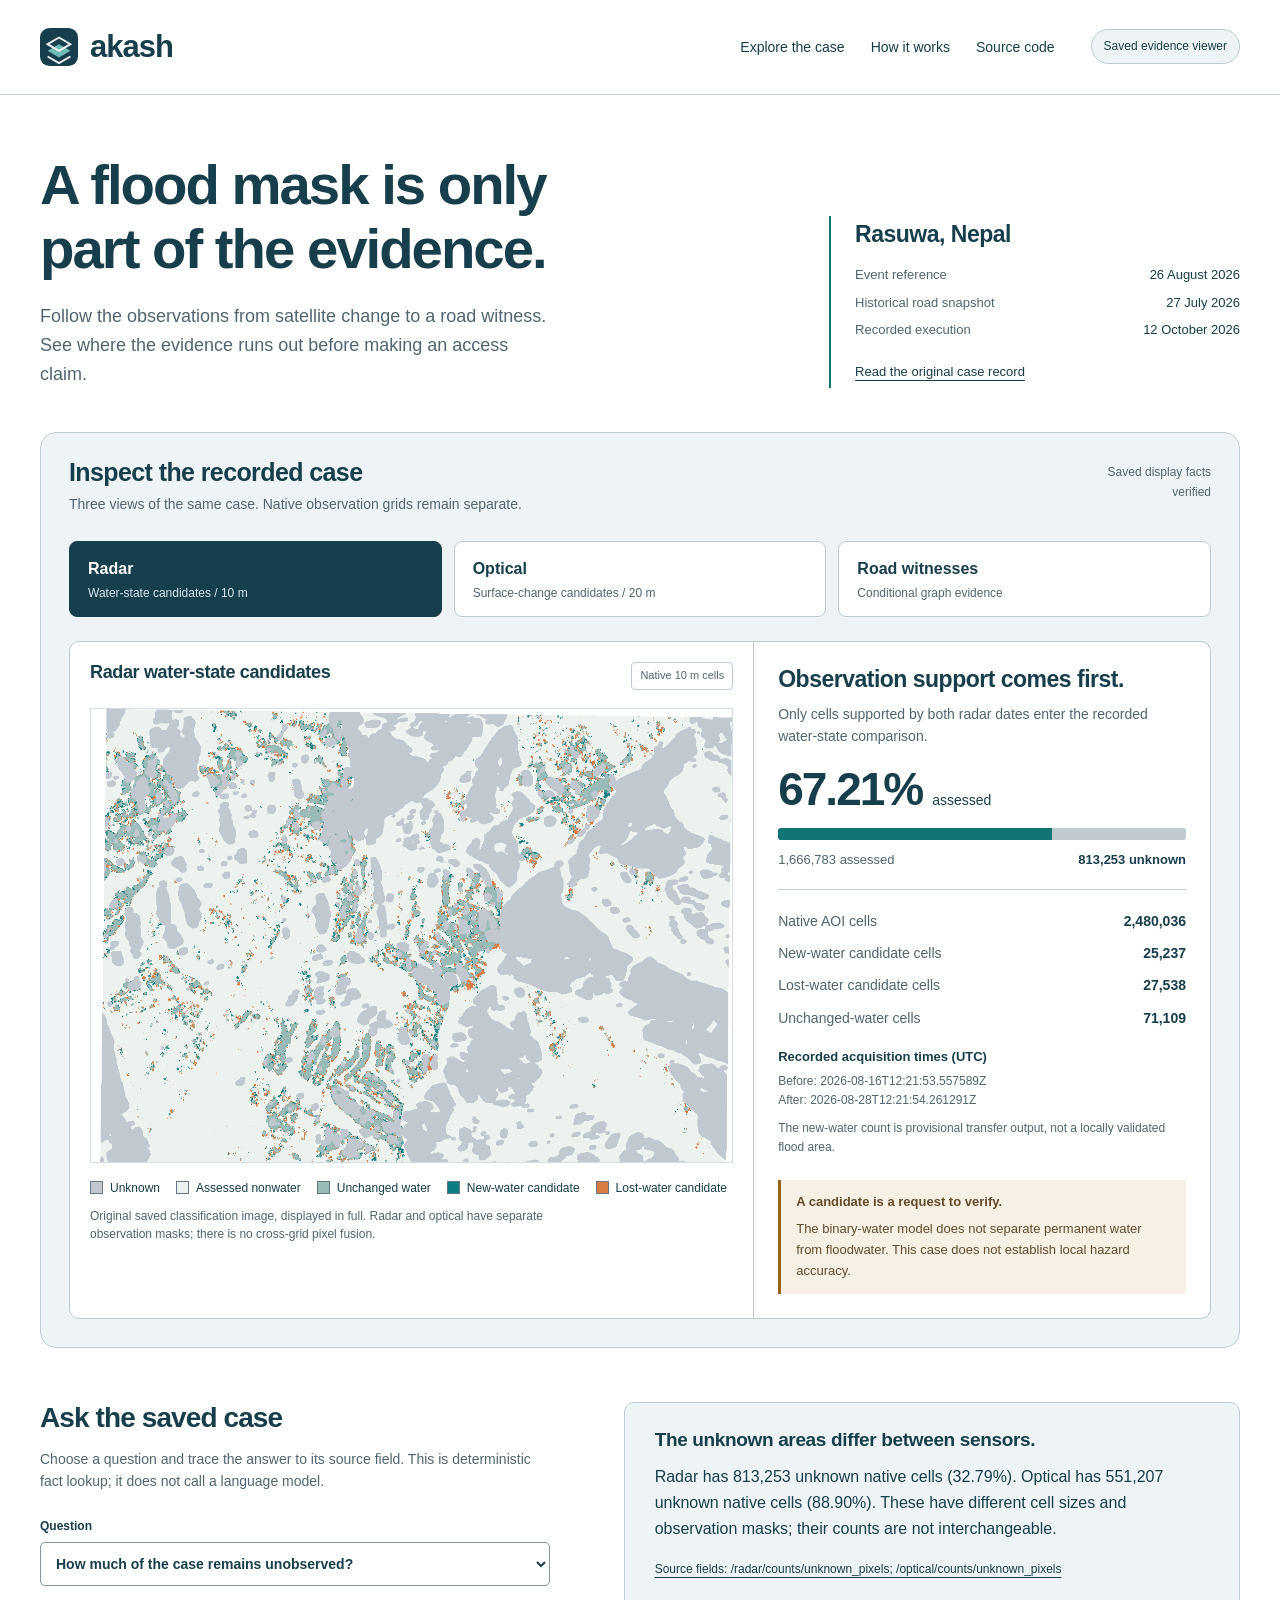
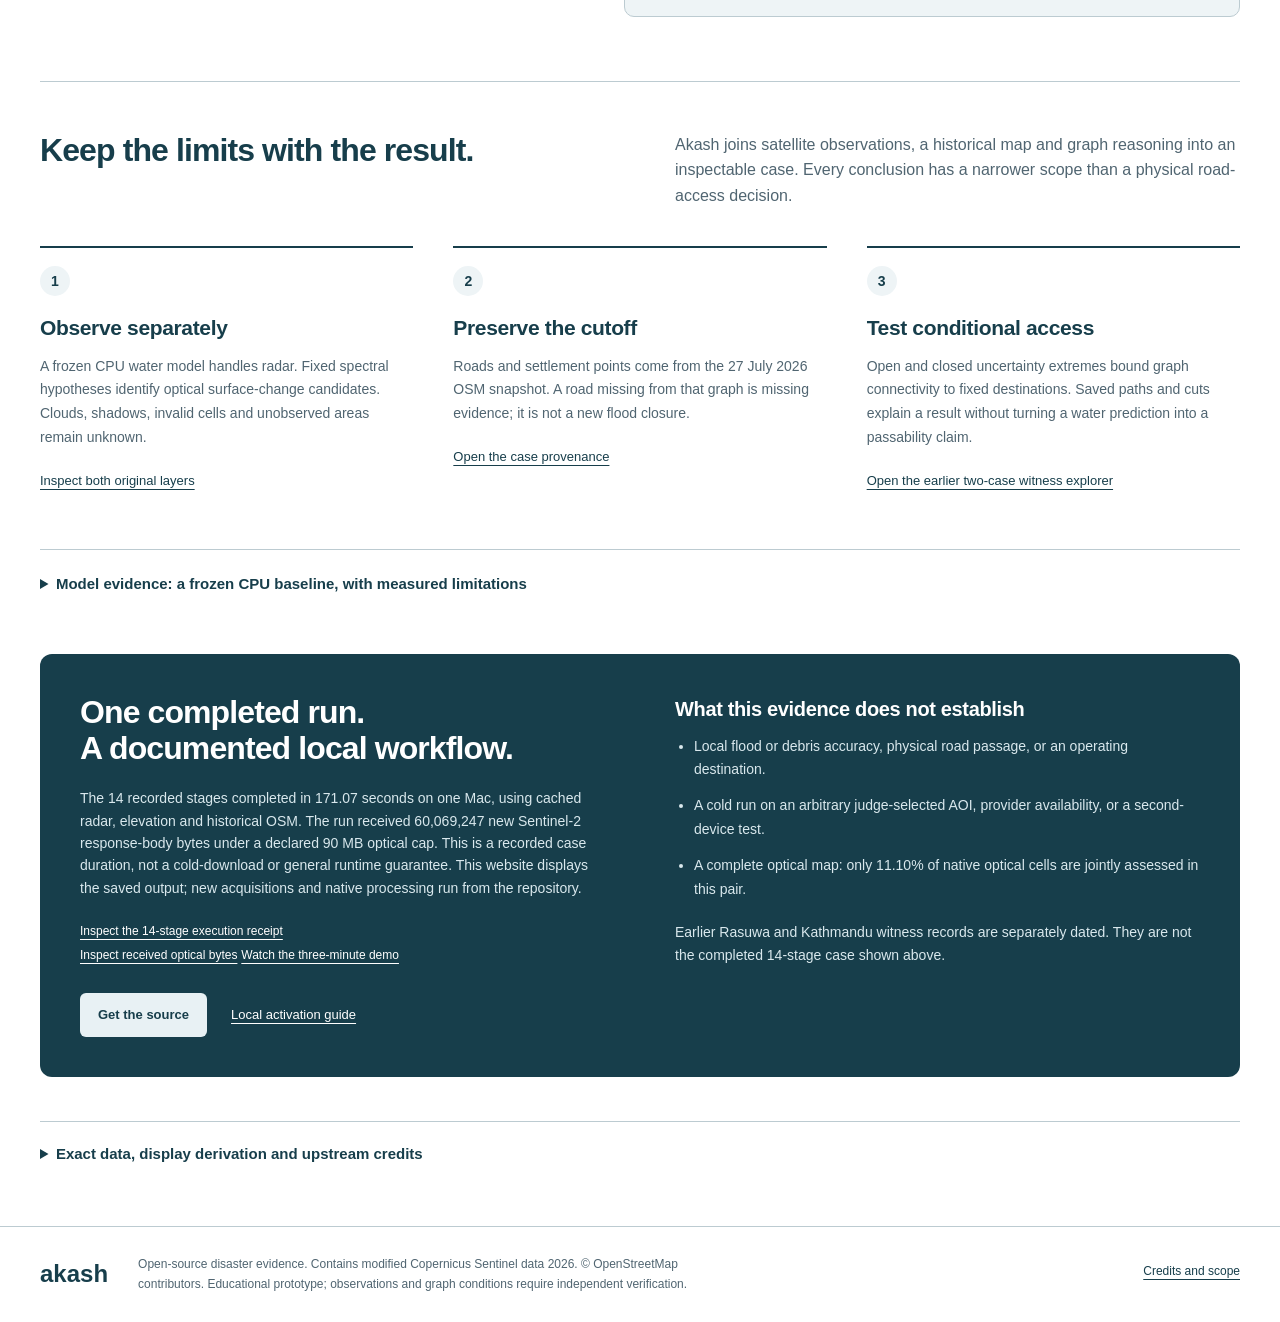
<file: docs/site/index.html>
<!doctype html>
<html lang="en">
<head>
<meta charset="utf-8"><meta name="viewport" content="width=device-width,initial-scale=1">
<meta name="description" content="Inspect one recorded Rasuwa case: separate satellite observation layers, explicit unknowns and conditional road witnesses. Open-source evidence, without a paid API.">
<meta http-equiv="Content-Security-Policy" content="default-src 'self'; img-src 'self' data:; style-src 'self' 'unsafe-inline'; script-src 'self'; connect-src 'self'; base-uri 'self'; object-src 'none'">
<title>Akash | Satellite evidence, with its limits intact</title>
<link rel="stylesheet" href="styles.css"><link rel="icon" href="mark.svg" type="image/svg+xml">
</head>
<body>
<a class="skip" href="#workspace">Skip to evidence</a>
<header class="site-header">
<a class="brand" href="./" aria-label="Akash home"><img src="mark.svg" alt="" width="38" height="38"><span>akash</span></a>
<nav aria-label="Main navigation"><a href="#workspace">Explore the case</a><a href="#method">How it works</a><a href="https://github.com/Eartherai/akash-flood-evidence">Source code</a></nav>
<span class="mode-badge">Saved evidence viewer</span>
</header>
<main>
<section class="intro" aria-labelledby="page-title">
<div><h1 id="page-title">A flood mask is only<br>part of the evidence.</h1><p class="lede">Follow the observations from satellite change to a road witness. See where the evidence runs out before making an access claim.</p></div>
<aside class="case-sheet" aria-label="Recorded case"><h2>Rasuwa, Nepal</h2><dl><div><dt>Event reference</dt><dd>26 August 2026</dd></div><div><dt>Historical road snapshot</dt><dd>27 July 2026</dd></div><div><dt>Recorded execution</dt><dd>12 October 2026</dd></div></dl><a href="case/">Read the original case record</a></aside>
</section>
<section id="workspace" class="workspace" aria-labelledby="workspace-title">
<div class="workspace-heading"><div><h2 id="workspace-title">Inspect the recorded case</h2><p>Three views of the same case. Native observation grids remain separate.</p></div><span class="receipt-status" id="receipt-status" role="status">Loading source bindings</span></div>
<fieldset class="view-controls"><legend class="sr-only">Evidence view</legend><button type="button" data-view="radar" aria-pressed="true"><span>Radar</span><small>Water-state candidates / 10 m</small></button><button type="button" data-view="optical" aria-pressed="false"><span>Optical</span><small>Surface-change candidates / 20 m</small></button><button type="button" data-view="roads" aria-pressed="false"><span>Road witnesses</span><small>Conditional graph evidence</small></button></fieldset>
<div class="evidence-grid">
<section class="map-panel" aria-labelledby="map-title"><div class="panel-heading"><h3 id="map-title">Radar water-state candidates</h3><span id="map-tag" class="tag">Separate native grid</span></div>
<div id="raster-view"><div class="raster-canvas"><img id="raster" src="case/map.png" width="1206" height="2121" alt="Recorded native radar map showing provisional water-state changes and unknown observations"></div><div id="raster-legend" class="legend"></div><p id="map-scope" class="caption">The recorded classification layer, without road overlays or a decorative basemap.</p></div>
<div id="road-view" hidden><div class="road-controls"><label>Point scope<select id="scope"><option value="aoi">Inside water AOI</option><option value="context">Inside extraction context</option><option value="all">All source points</option></select></label><label>Find a recorded point<input id="point-search" type="search" placeholder="Name or source ID" autocomplete="off"></label><label>Historical settlement<select id="settlement"></select></label></div><div class="map-buttons"><button id="fit-scope" type="button">Fit points</button><button id="fit-route" type="button">Fit selected witness</button><button id="zoom-in" type="button" aria-label="Zoom coordinate map in">Zoom in</button><button id="zoom-out" type="button" aria-label="Zoom coordinate map out">Zoom out</button></div><svg id="road-map" viewBox="0 0 800 540" role="group" aria-label="Coordinate map of historical settlement points and selected saved road witness"><title>Recorded road witness</title></svg><div class="legend"><span><i class="key route assessed"></i>Assessed segment</span><span><i class="key route unknown"></i>Unknown inside AOI</span><span><i class="key route outside"></i>Outside AOI</span><span><i class="key route mixed"></i>Mixed support</span></div><p class="caption">Recorded coordinates and centerlines. Solid boundary: water AOI. Dashed boundary: extraction context. No terrain basemap or invented point-to-road connectors.</p><p id="point-count" class="caption" role="status"></p></div>
</section>
<aside class="evidence-panel" aria-label="Selected evidence"><div id="evidence-content" aria-live="polite"><h3>Loading recorded observations</h3><p>The original case record remains available below if this display cannot load.</p></div><div class="evidence-warning"><strong>A candidate is a request to verify.</strong><p id="warning-text">The binary-water model does not separate permanent water from floodwater. This case does not establish local hazard accuracy.</p></div></aside>
</div>
<p id="error" class="error" role="alert" hidden></p>
</section>
<section class="question-section" aria-labelledby="question-title"><div><h2 id="question-title">Ask the saved case</h2><p>Choose a question and trace the answer to its source field. This is deterministic fact lookup; it does not call a language model.</p><label class="question-label">Question<select id="question"><option value="unknown">How much of the case remains unobserved?</option><option value="closure">Are any road closures confirmed?</option><option value="dates">Were the road data recorded before the event?</option><option value="settlements">What can we conclude about settlements inside the AOI?</option><option value="fusion">Were the radar and optical pixels fused?</option><option value="candidate">How many change candidates were recorded?</option></select></label></div><div class="answer-panel" id="answer" role="status"><p>Loading the source record.</p></div></section>
<section id="method" class="method" aria-labelledby="method-title"><div class="method-heading"><h2 id="method-title">Keep the limits with the result.</h2><p>Akash joins satellite observations, a historical map and graph reasoning into an inspectable case. Every conclusion has a narrower scope than a physical road-access decision.</p></div><div class="method-grid"><article><span class="method-marker" aria-hidden="true">1</span><h3>Observe separately</h3><p>A frozen CPU water model handles radar. Fixed spectral hypotheses identify optical surface-change candidates. Clouds, shadows, invalid cells and unobserved areas remain unknown.</p><a href="case/">Inspect both original layers</a></article><article><span class="method-marker" aria-hidden="true">2</span><h3>Preserve the cutoff</h3><p>Roads and settlement points come from the 27 July 2026 OSM snapshot. A road missing from that graph is missing evidence; it is not a new flood closure.</p><a href="case/manifest.json">Open the case provenance</a></article><article><span class="method-marker" aria-hidden="true">3</span><h3>Test conditional access</h3><p>Open and closed uncertainty extremes bound graph connectivity to fixed destinations. Saved paths and cuts explain a result without turning a water prediction into a passability claim.</p><a href="geography/">Open the earlier two-case witness explorer</a></article></div></section>
<details class="model-evidence source-details"><summary>Model evidence: a frozen CPU baseline, with measured limitations</summary><p>Trained on 263 Sen1Floods11 chips from six geographic collections. Evaluated once on 111 chips from the held-out Bolivia, India and Pakistan collections, after freezing the model and 0.5 threshold. Training and evaluation used no GPU.</p><dl class="benchmark-metrics"><div><dt>Water IoU</dt><dd>43.89%</dd></div><div><dt>Water precision</dt><dd>79.99%</dd></div><div><dt>Water recall</dt><dd>49.30%</dd></div></dl><p>These are separate benchmark results, not Rasuwa hazard accuracy. Permanent water and flooding share the binary-water label. Terrain and preprocessing differences limit transfer, and the modest recall matters when interpreting missed water.</p><div class="source-links"><a href="https://github.com/Eartherai/akash-flood-evidence/blob/main/docs/evidence/final_test-evaluation.json">Frozen test results</a><a href="https://github.com/Eartherai/akash-flood-evidence/blob/main/docs/evidence/model-evaluation-freeze.json">Pre-evaluation freeze</a><a href="https://github.com/Eartherai/akash-flood-evidence/blob/main/docs/evidence/training-report.json">Training record</a><a href="https://github.com/Eartherai/akash-flood-evidence/blob/main/docs/evidence/sen1-cpu-training-protocol.json">Collection split and protocol</a></div></details>
<section id="execution" class="boundary-section" aria-labelledby="boundary-title"><div><h2 id="boundary-title">One completed run.<br>A documented local workflow.</h2><p>The 14 recorded stages completed in 171.07 seconds on one Mac, using cached radar, elevation and historical OSM. The run received 60,069,247 new Sentinel-2 response-body bytes under a declared 90 MB optical cap. This is a recorded case duration, not a cold-download or general runtime guarantee. This website displays the saved output; new acquisitions and native processing run from the repository.</p><p class="execution-links"><a href="proofs/execution-receipt.json">Inspect the 14-stage execution receipt</a><br><a href="proofs/optical-transport.json">Inspect received optical bytes</a> <a href="demo.html">Watch the three-minute demo</a></p><div class="source-actions"><a class="primary-link" href="https://github.com/Eartherai/akash-flood-evidence">Get the source</a><a href="https://github.com/Eartherai/akash-flood-evidence/blob/main/release/CONSOLE-NATIVE-ACTIVATION-20261012.md">Local activation guide</a></div></div><div class="boundary-note"><h3>What this evidence does not establish</h3><ul><li>Local flood or debris accuracy, physical road passage, or an operating destination.</li><li>A cold run on an arbitrary judge-selected AOI, provider availability, or a second-device test.</li><li>A complete optical map: only 11.10% of native optical cells are jointly assessed in this pair.</li></ul><p>Earlier Rasuwa and Kathmandu witness records are separately dated. They are not the completed 14-stage case shown above.</p></div></section>
<details id="sources" class="source-details"><summary>Exact data, display derivation and upstream credits</summary><p>The compact display copies saved statistics and point records. Route coordinates are copied without simplification. Display percentages are rounded; full precision stays in the source.</p><div class="source-links"><a href="case/case-facts.json">Full case facts (25.4 MB)</a><a href="case/manifest.json">Original record hashes</a><a href="evidence.json">Compact display facts</a><a href="derivation-manifest.json">Display source binding</a><a href="derive_evidence.py">Reproduce the display files</a><a href="NOTICES.md">Data and code notices</a></div><p id="binding" class="binding"></p></details>
</main>
<footer><a class="footer-brand" href="./">akash</a><p>Open-source disaster evidence. Contains modified Copernicus Sentinel data 2026. © OpenStreetMap contributors. Educational prototype; observations and graph conditions require independent verification.</p><a href="NOTICES.md">Credits and scope</a></footer>
<script type="module" src="app.mjs"></script>
</body></html>
</file>
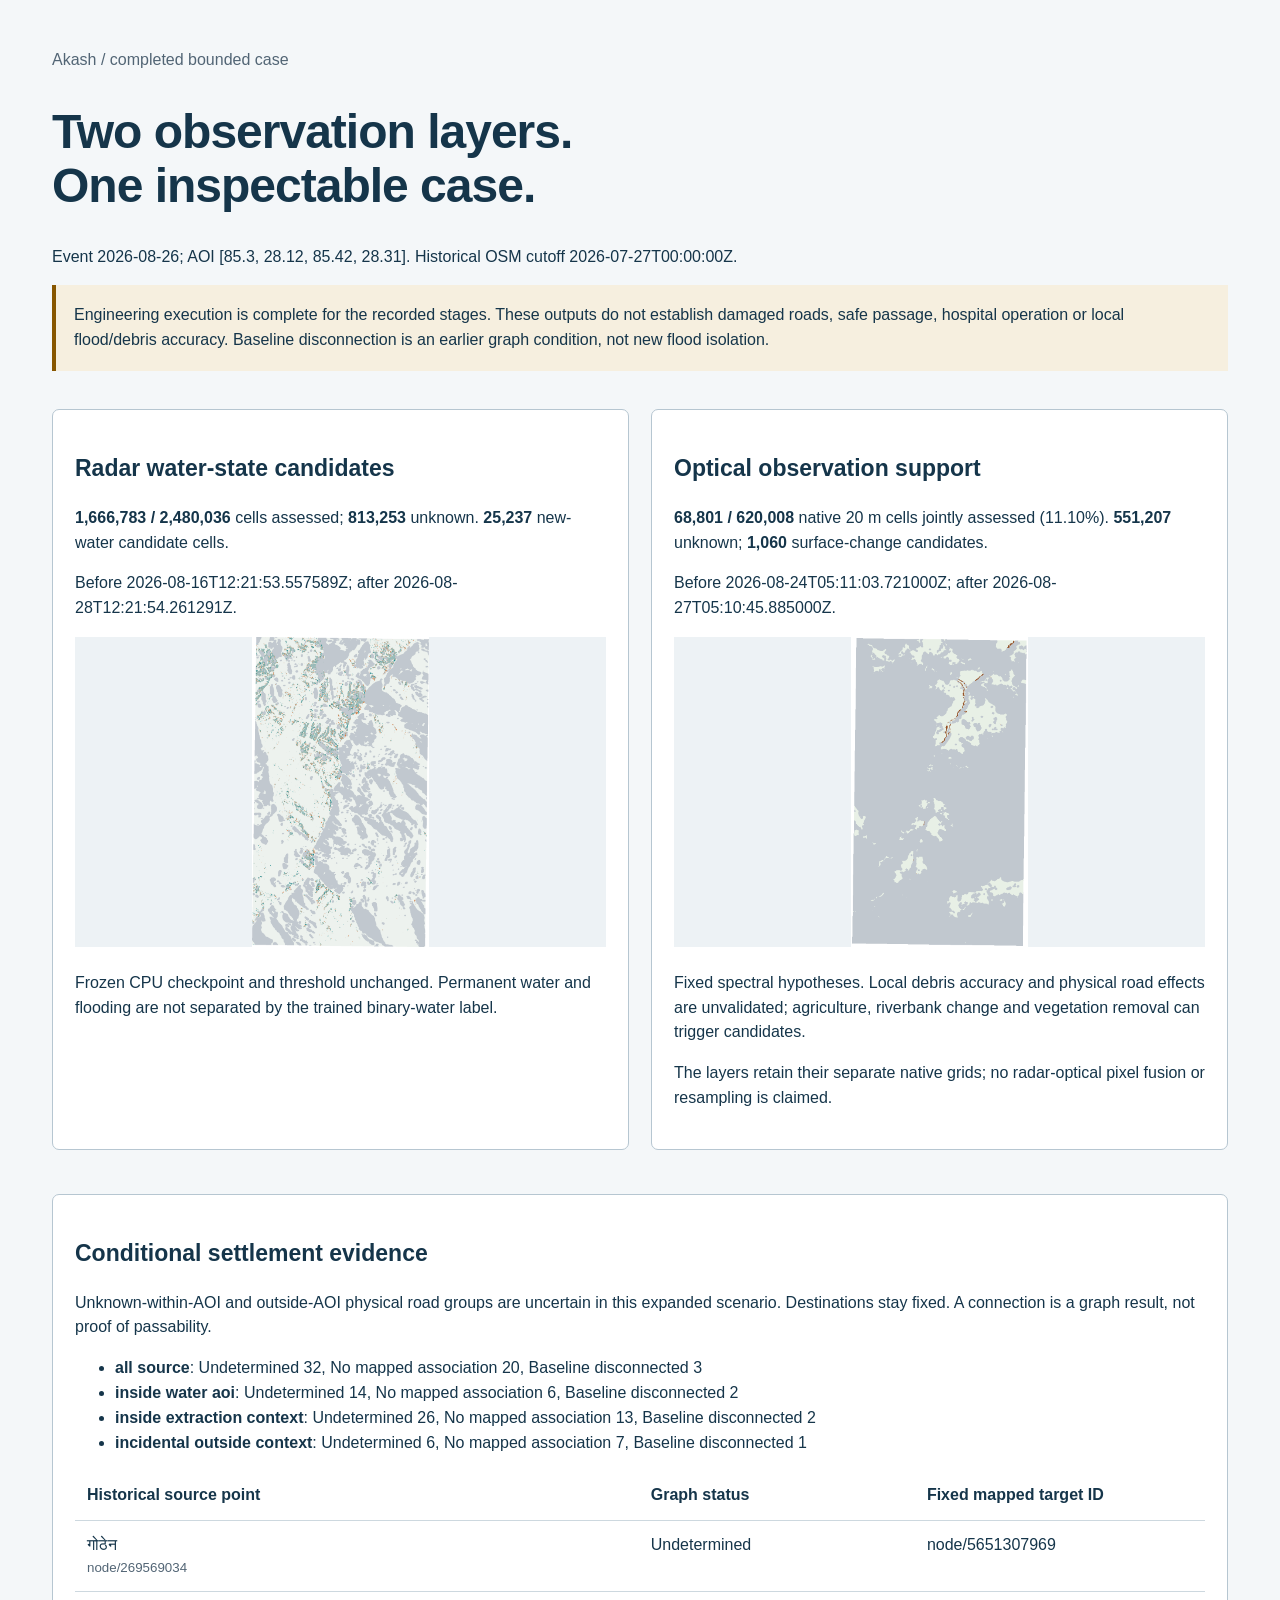
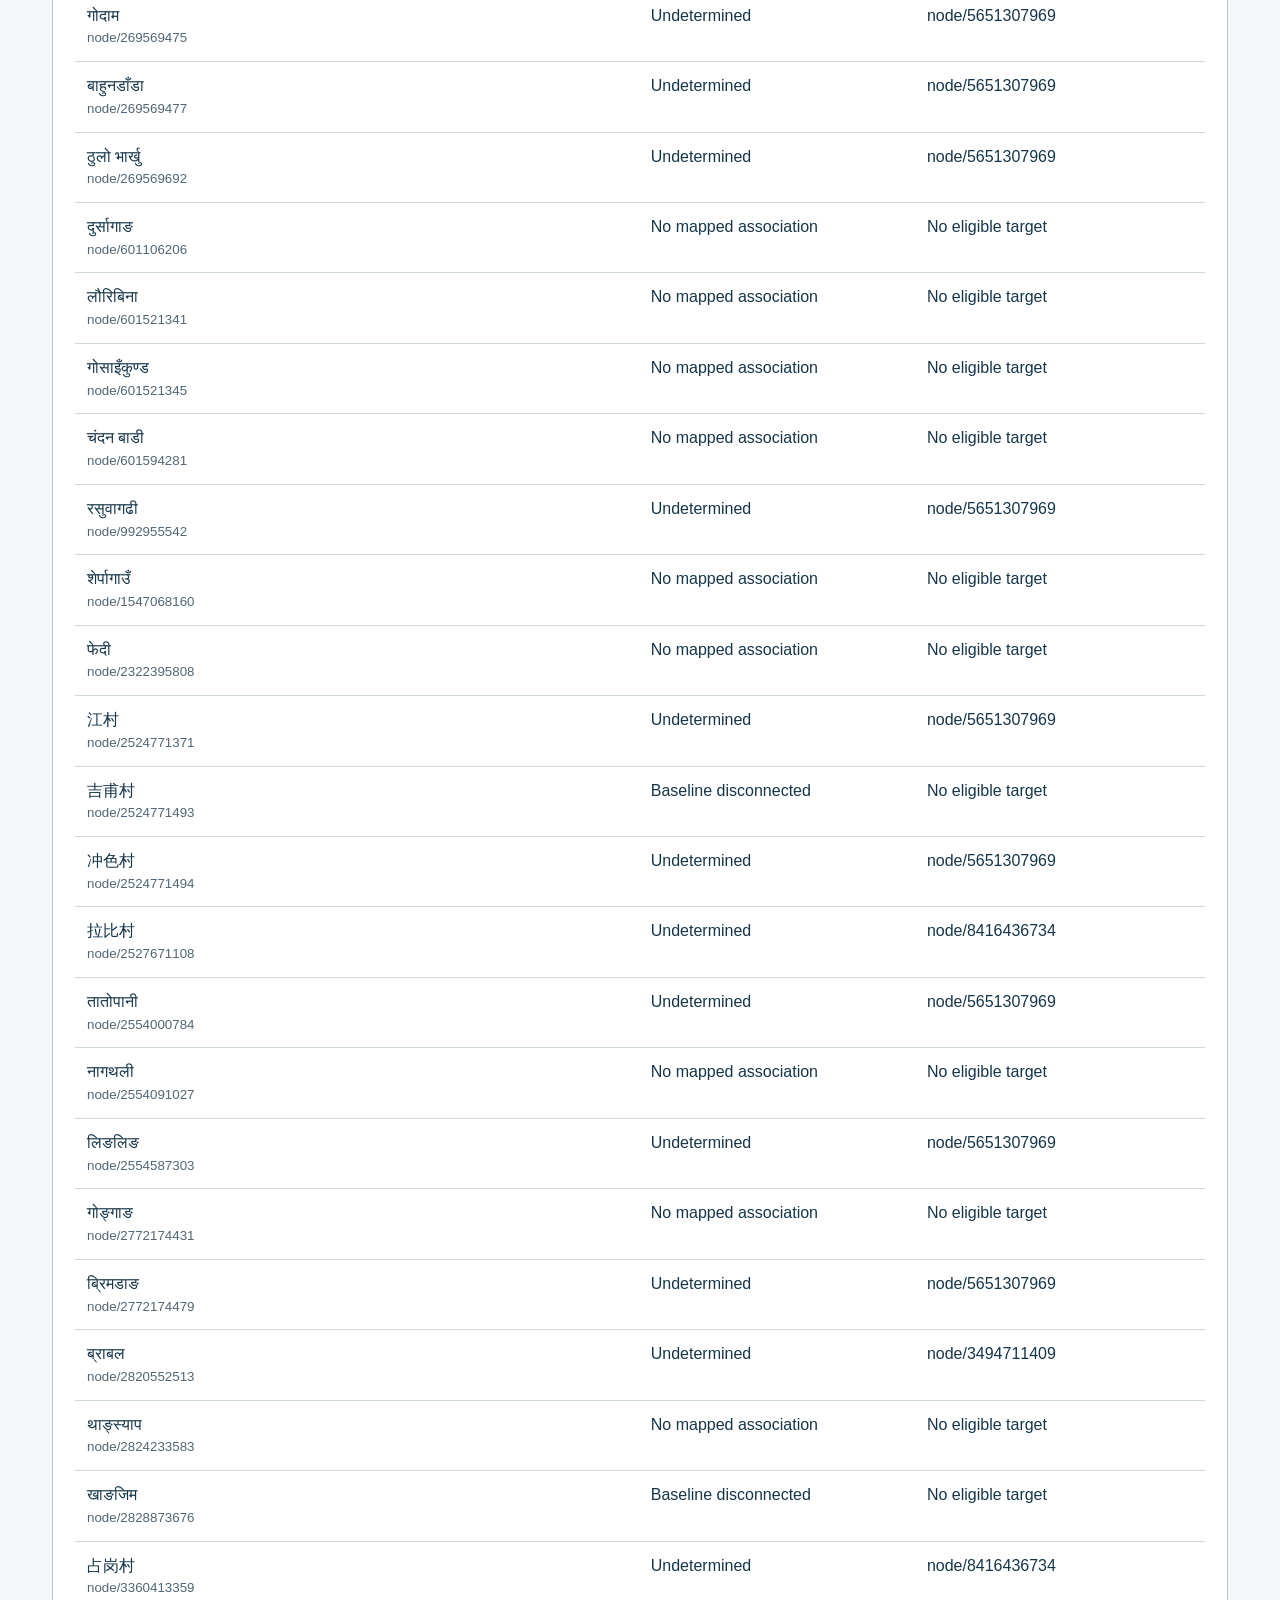
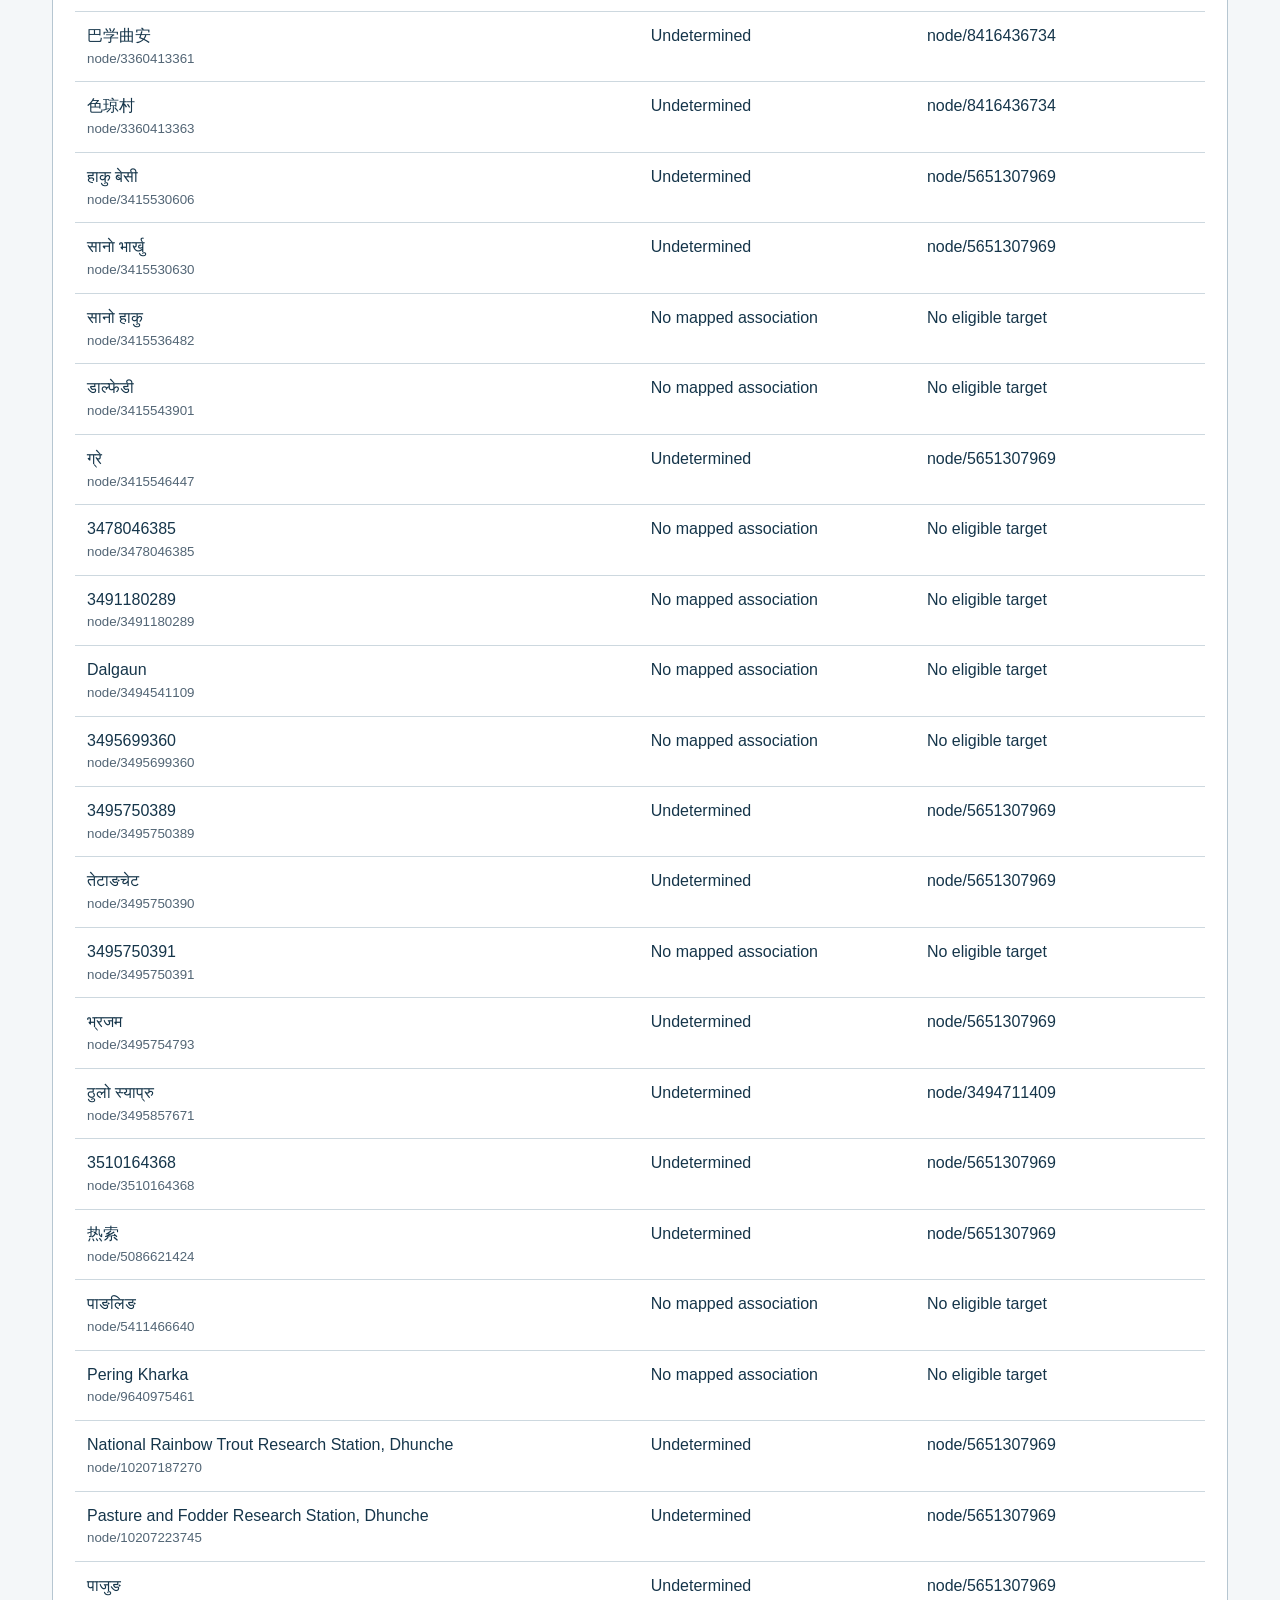
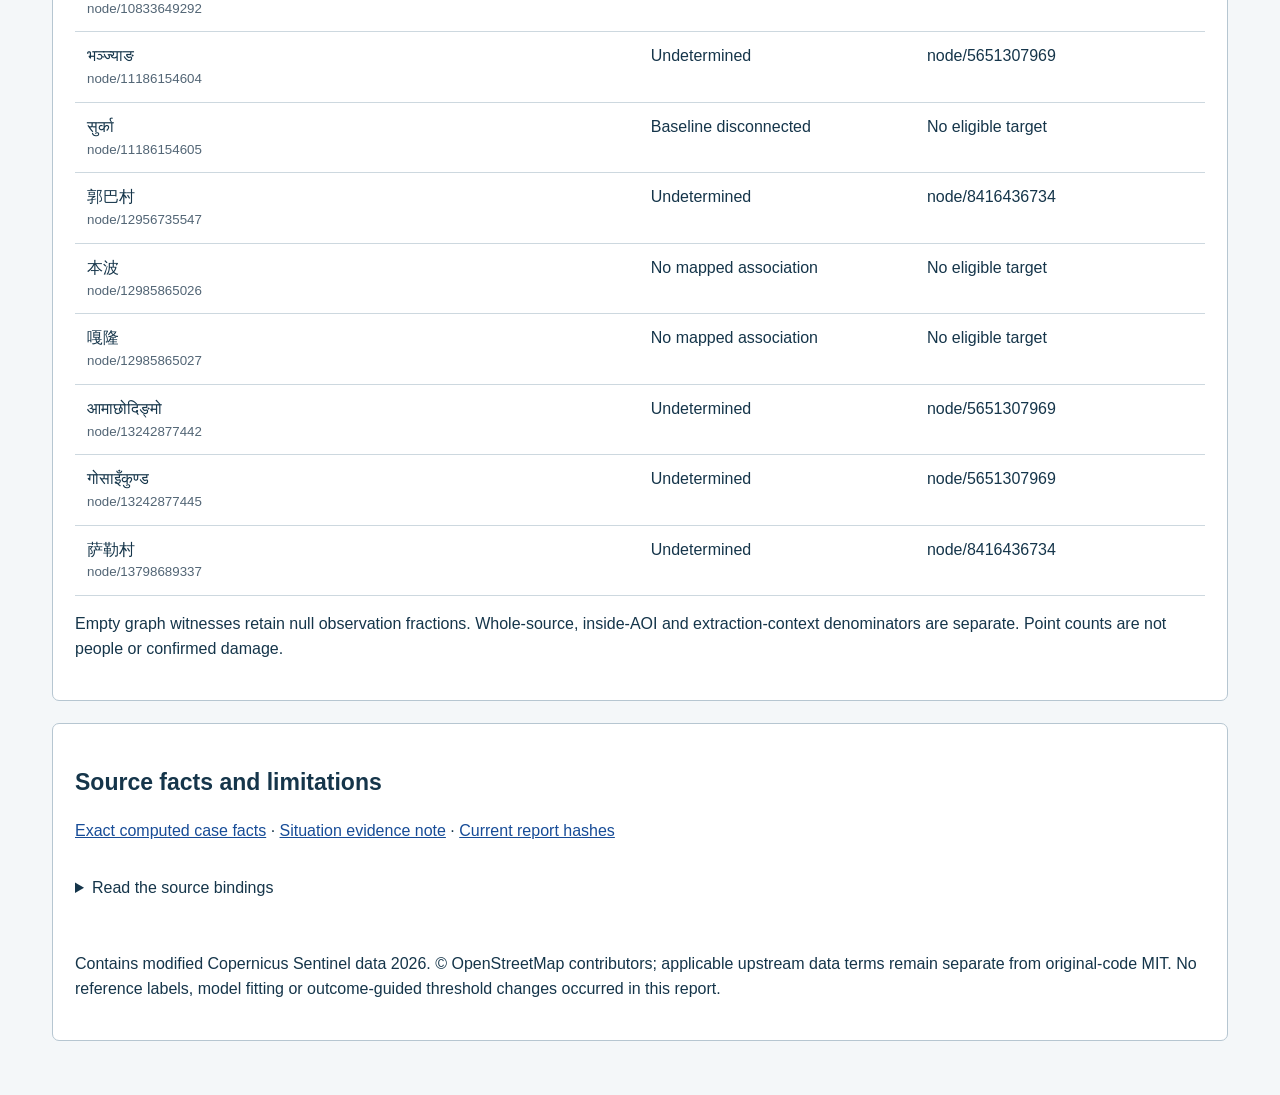
<file: docs/site/case/index.html>
<!doctype html><html lang="en"><head><meta charset="utf-8"><meta name="viewport" content="width=device-width, initial-scale=1"><title>Akash | Completed case evidence</title><style>
    :root{color-scheme:light}*{box-sizing:border-box}body{margin:0;background:#f4f7f9;color:#15354a;font:16px/1.55 "Avenir Next","Segoe UI",sans-serif}main{max-width:1240px;margin:auto;padding:32px}h1{font-size:clamp(30px,4vw,48px);line-height:1.12;letter-spacing:-1px}h2{font-size:23px}.muted,small{color:#526575}small{display:block;overflow-wrap:anywhere}.notice{padding:18px;border-left:4px solid #875600;background:#f6efdf}.grid{display:grid;grid-template-columns:repeat(2,minmax(0,1fr));gap:22px}section{background:#fff;border:1px solid #b6c6d1;padding:22px;margin:22px 0;border-radius:7px;min-width:0}img{width:100%;height:310px;object-fit:contain;background:#edf2f5}a{color:#174c97;overflow-wrap:anywhere}.table{overflow:auto}table{width:100%;border-collapse:collapse}th,td{padding:12px;text-align:left;border-bottom:1px solid #cdd8df;vertical-align:top}details{padding:16px 0}summary{cursor:pointer;min-height:44px}pre{white-space:pre-wrap;overflow-wrap:anywhere;font-size:13px}@media(max-width:720px){main{padding:18px}.grid{grid-template-columns:1fr}section{padding:16px}} 
    </style></head><body><main><p class="muted">Akash / completed bounded case</p><h1>Two observation layers.<br>One inspectable case.</h1><p>Event 2026-08-26; AOI [85.3, 28.12, 85.42, 28.31]. Historical OSM cutoff 2026-07-27T00:00:00Z.</p><p class="notice">Engineering execution is complete for the recorded stages. These outputs do not establish damaged roads, safe passage, hospital operation or local flood/debris accuracy. Baseline disconnection is an earlier graph condition, not new flood isolation.</p>
    <div class="grid"><section><h2>Radar water-state candidates</h2><p><b>1,666,783 / 2,480,036</b> cells assessed; <b>813,253</b> unknown. <b>25,237</b> new-water candidate cells.</p><p>Before 2026-08-16T12:21:53.557589Z; after 2026-08-28T12:21:54.261291Z.</p><img src="map.png" alt="Native radar-classification map; candidate water and unknown observations, not observed road closures"><p>Frozen CPU checkpoint and threshold unchanged. Permanent water and flooding are not separated by the trained binary-water label.</p></section><section><h2>Optical observation support</h2><p><b>68,801 / 620,008</b> native 20 m cells jointly assessed (11.10%). <b>551,207</b> unknown; <b>1,060</b> surface-change candidates.</p><p>Before 2026-08-24T05:11:03.721000Z; after 2026-08-27T05:10:45.885000Z.</p><img src="optical-overview.png" alt="Native optical layer: gray unknown, green assessed without candidate, brown provisional surface-change candidate"><p>Fixed spectral hypotheses. Local debris accuracy and physical road effects are unvalidated; agriculture, riverbank change and vegetation removal can trigger candidates.</p><p>The layers retain their separate native grids; no radar-optical pixel fusion or resampling is claimed.</p></section></div>
    <section><h2>Conditional settlement evidence</h2><p>Unknown-within-AOI and outside-AOI physical road groups are uncertain in this expanded scenario. Destinations stay fixed. A connection is a graph result, not proof of passability.</p><ul><li><b>all source</b>: Undetermined 32, No mapped association 20, Baseline disconnected 3</li><li><b>inside water aoi</b>: Undetermined 14, No mapped association 6, Baseline disconnected 2</li><li><b>inside extraction context</b>: Undetermined 26, No mapped association 13, Baseline disconnected 2</li><li><b>incidental outside context</b>: Undetermined 6, No mapped association 7, Baseline disconnected 1</li></ul><div class="table"><table><thead><tr><th>Historical source point</th><th>Graph status</th><th>Fixed mapped target ID</th></tr></thead><tbody><tr><td>गोठेन<small>node/269569034</small></td><td>Undetermined</td><td>node/5651307969</td></tr><tr><td>गोदाम<small>node/269569475</small></td><td>Undetermined</td><td>node/5651307969</td></tr><tr><td>बाहुनडाँडा<small>node/269569477</small></td><td>Undetermined</td><td>node/5651307969</td></tr><tr><td>ठुलो भार्खु<small>node/269569692</small></td><td>Undetermined</td><td>node/5651307969</td></tr><tr><td>दुर्सागाङ<small>node/601106206</small></td><td>No mapped association</td><td>No eligible target</td></tr><tr><td>लौरिबिना<small>node/601521341</small></td><td>No mapped association</td><td>No eligible target</td></tr><tr><td>गोसाइँकुण्ड<small>node/601521345</small></td><td>No mapped association</td><td>No eligible target</td></tr><tr><td>चंदन बाडी<small>node/601594281</small></td><td>No mapped association</td><td>No eligible target</td></tr><tr><td>रसुवागढी<small>node/992955542</small></td><td>Undetermined</td><td>node/5651307969</td></tr><tr><td>शेर्पागाउँ<small>node/1547068160</small></td><td>No mapped association</td><td>No eligible target</td></tr><tr><td>फेदी<small>node/2322395808</small></td><td>No mapped association</td><td>No eligible target</td></tr><tr><td>江村<small>node/2524771371</small></td><td>Undetermined</td><td>node/5651307969</td></tr><tr><td>吉甫村<small>node/2524771493</small></td><td>Baseline disconnected</td><td>No eligible target</td></tr><tr><td>冲色村<small>node/2524771494</small></td><td>Undetermined</td><td>node/5651307969</td></tr><tr><td>拉比村<small>node/2527671108</small></td><td>Undetermined</td><td>node/8416436734</td></tr><tr><td>तातोपानी<small>node/2554000784</small></td><td>Undetermined</td><td>node/5651307969</td></tr><tr><td>नागथली<small>node/2554091027</small></td><td>No mapped association</td><td>No eligible target</td></tr><tr><td>लिङलिङ<small>node/2554587303</small></td><td>Undetermined</td><td>node/5651307969</td></tr><tr><td>गोङ्गाङ<small>node/2772174431</small></td><td>No mapped association</td><td>No eligible target</td></tr><tr><td>ब्रिमडाङ<small>node/2772174479</small></td><td>Undetermined</td><td>node/5651307969</td></tr><tr><td>ब्राबल<small>node/2820552513</small></td><td>Undetermined</td><td>node/3494711409</td></tr><tr><td>थाङ्स्याप<small>node/2824233583</small></td><td>No mapped association</td><td>No eligible target</td></tr><tr><td>खाङजिम<small>node/2828873676</small></td><td>Baseline disconnected</td><td>No eligible target</td></tr><tr><td>占岗村<small>node/3360413359</small></td><td>Undetermined</td><td>node/8416436734</td></tr><tr><td>巴学曲安<small>node/3360413361</small></td><td>Undetermined</td><td>node/8416436734</td></tr><tr><td>色琼村<small>node/3360413363</small></td><td>Undetermined</td><td>node/8416436734</td></tr><tr><td>हाकु बेसी<small>node/3415530606</small></td><td>Undetermined</td><td>node/5651307969</td></tr><tr><td>सानाे भार्खु<small>node/3415530630</small></td><td>Undetermined</td><td>node/5651307969</td></tr><tr><td>सानो हाकु<small>node/3415536482</small></td><td>No mapped association</td><td>No eligible target</td></tr><tr><td>डाल्फेडी<small>node/3415543901</small></td><td>No mapped association</td><td>No eligible target</td></tr><tr><td>ग्रे<small>node/3415546447</small></td><td>Undetermined</td><td>node/5651307969</td></tr><tr><td>3478046385<small>node/3478046385</small></td><td>No mapped association</td><td>No eligible target</td></tr><tr><td>3491180289<small>node/3491180289</small></td><td>No mapped association</td><td>No eligible target</td></tr><tr><td>Dalgaun<small>node/3494541109</small></td><td>No mapped association</td><td>No eligible target</td></tr><tr><td>3495699360<small>node/3495699360</small></td><td>No mapped association</td><td>No eligible target</td></tr><tr><td>3495750389<small>node/3495750389</small></td><td>Undetermined</td><td>node/5651307969</td></tr><tr><td>तेटाङचेट<small>node/3495750390</small></td><td>Undetermined</td><td>node/5651307969</td></tr><tr><td>3495750391<small>node/3495750391</small></td><td>No mapped association</td><td>No eligible target</td></tr><tr><td>भ्रजम<small>node/3495754793</small></td><td>Undetermined</td><td>node/5651307969</td></tr><tr><td>ठुलो स्याप्रु<small>node/3495857671</small></td><td>Undetermined</td><td>node/3494711409</td></tr><tr><td>3510164368<small>node/3510164368</small></td><td>Undetermined</td><td>node/5651307969</td></tr><tr><td>热索<small>node/5086621424</small></td><td>Undetermined</td><td>node/5651307969</td></tr><tr><td>पाङलिङ<small>node/5411466640</small></td><td>No mapped association</td><td>No eligible target</td></tr><tr><td>Pering Kharka<small>node/9640975461</small></td><td>No mapped association</td><td>No eligible target</td></tr><tr><td>National Rainbow Trout Research Station, Dhunche<small>node/10207187270</small></td><td>Undetermined</td><td>node/5651307969</td></tr><tr><td>Pasture and Fodder Research Station, Dhunche<small>node/10207223745</small></td><td>Undetermined</td><td>node/5651307969</td></tr><tr><td>पाजुङ<small>node/10833649292</small></td><td>Undetermined</td><td>node/5651307969</td></tr><tr><td>भञ्ज्याङ<small>node/11186154604</small></td><td>Undetermined</td><td>node/5651307969</td></tr><tr><td>सुर्का<small>node/11186154605</small></td><td>Baseline disconnected</td><td>No eligible target</td></tr><tr><td>郭巴村<small>node/12956735547</small></td><td>Undetermined</td><td>node/8416436734</td></tr><tr><td>本波<small>node/12985865026</small></td><td>No mapped association</td><td>No eligible target</td></tr><tr><td>嘎隆<small>node/12985865027</small></td><td>No mapped association</td><td>No eligible target</td></tr><tr><td>आमाछोदिङ्मो<small>node/13242877442</small></td><td>Undetermined</td><td>node/5651307969</td></tr><tr><td>गोसाइँकुण्ड<small>node/13242877445</small></td><td>Undetermined</td><td>node/5651307969</td></tr><tr><td>萨勒村<small>node/13798689337</small></td><td>Undetermined</td><td>node/8416436734</td></tr></tbody></table></div><p>Empty graph witnesses retain null observation fractions. Whole-source, inside-AOI and extraction-context denominators are separate. Point counts are not people or confirmed damage.</p></section>
    <section><h2>Source facts and limitations</h2><p><a href="case-facts.json">Exact computed case facts</a> · <a href="situation.md">Situation evidence note</a> · <a href="manifest.json">Current report hashes</a></p><details><summary>Read the source bindings</summary><pre>[
  {
    &quot;path&quot;: &quot;/Users/earther/Desktop/IIT mandi/akash-flood/outputs/fresh-console-2026-10-12/case-9668b96689efb7b0ead66f5c/execution/report/source-and-output-manifest.json&quot;,
    &quot;bytes&quot;: 4565,
    &quot;sha256&quot;: &quot;fc51a733f96892b45ce3edbfda4de39541ea662210c52685eaf602059b78cf47&quot;
  },
  {
    &quot;path&quot;: &quot;/Users/earther/Desktop/IIT mandi/akash-flood/outputs/fresh-console-2026-10-12/case-9668b96689efb7b0ead66f5c/execution/execution-plan.json&quot;,
    &quot;bytes&quot;: 35319,
    &quot;sha256&quot;: &quot;9f4726f2b75d7f51aa15fc76618790939c4b30ae750aa542d936e35d5ba02a82&quot;
  },
  {
    &quot;path&quot;: &quot;/Users/earther/Desktop/IIT mandi/akash-flood/outputs/fresh-console-2026-10-12/case-9668b96689efb7b0ead66f5c/execution/report/report.json&quot;,
    &quot;bytes&quot;: 2858175,
    &quot;sha256&quot;: &quot;672ba2ee09302fdc118338b4038a1e0b5cfdaae8f284d91c54aed39a15496d86&quot;
  },
  {
    &quot;path&quot;: &quot;/Users/earther/Desktop/IIT mandi/akash-flood/outputs/fresh-console-2026-10-12/case-9668b96689efb7b0ead66f5c/execution/observation-access/receipt.json&quot;,
    &quot;bytes&quot;: 4278,
    &quot;sha256&quot;: &quot;27e4d762613a63a93adc48b7b0c5f12737eb399ac0f0d505f4f722bc945e78a7&quot;
  },
  {
    &quot;path&quot;: &quot;/Users/earther/Desktop/IIT mandi/akash-flood/outputs/fresh-console-2026-10-12/case-9668b96689efb7b0ead66f5c/execution/observation-access/original-witness-support.json&quot;,
    &quot;bytes&quot;: 23390033,
    &quot;sha256&quot;: &quot;5a4773dbcae4907759a947438a89075d01ac01ce08648b3f10cee5f936281ac9&quot;
  },
  {
    &quot;path&quot;: &quot;/Users/earther/Desktop/IIT mandi/akash-flood/outputs/fresh-console-2026-10-12/case-9668b96689efb7b0ead66f5c/execution/observation-access/expanded-scenario.json&quot;,
    &quot;bytes&quot;: 26091546,
    &quot;sha256&quot;: &quot;d43bc5d0aa41f7eab905fdcc1985dd696737105b6d28600f7c813fd6c53848bc&quot;
  },
  {
    &quot;path&quot;: &quot;/Users/earther/Desktop/IIT mandi/akash-flood/outputs/fresh-console-2026-10-12/case-9668b96689efb7b0ead66f5c/execution/observation-access/independent-extremes.json&quot;,
    &quot;bytes&quot;: 9728,
    &quot;sha256&quot;: &quot;f8f970c99bc4080155d72704c1a5860c45f6a33e7b6403a050911bac9d6e1e61&quot;
  }
]</pre></details><p>Contains modified Copernicus Sentinel data 2026. © OpenStreetMap contributors; applicable upstream data terms remain separate from original-code MIT. No reference labels, model fitting or outcome-guided threshold changes occurred in this report.</p></section></main></body></html>
</file>
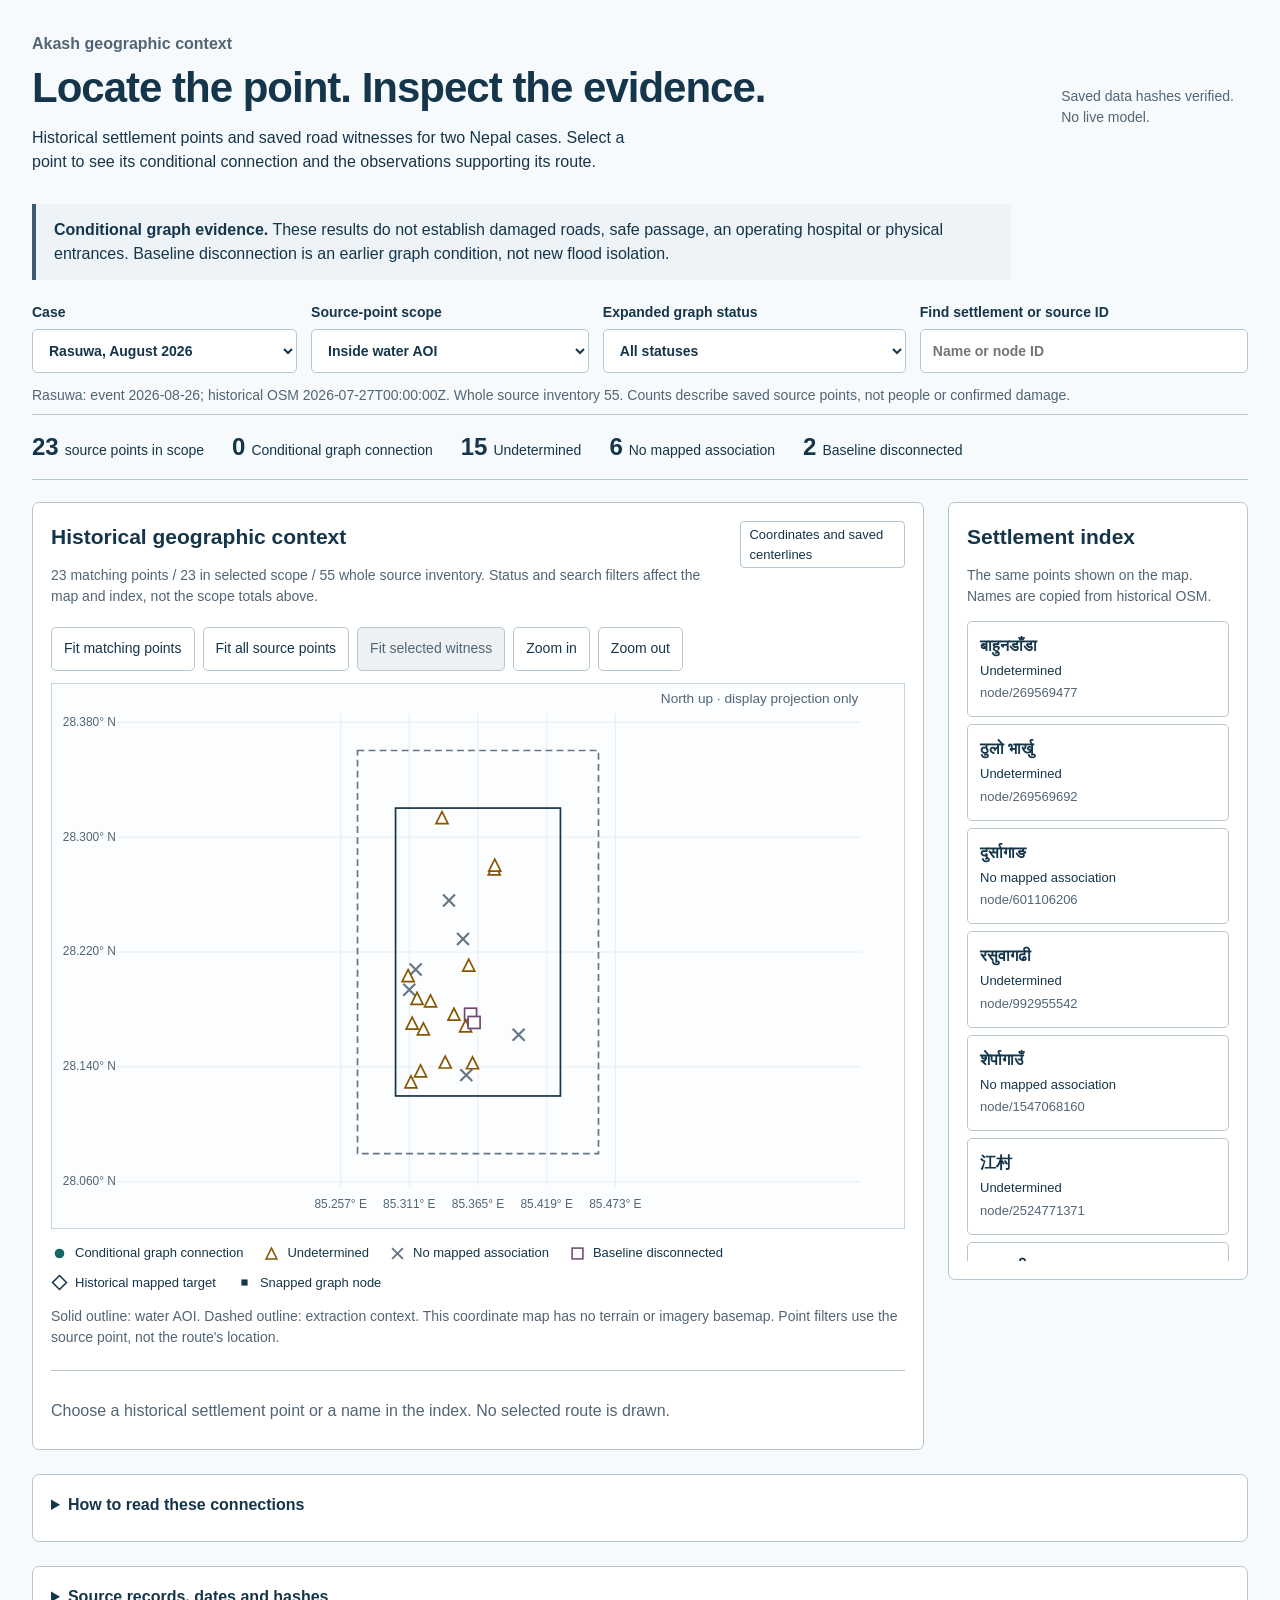
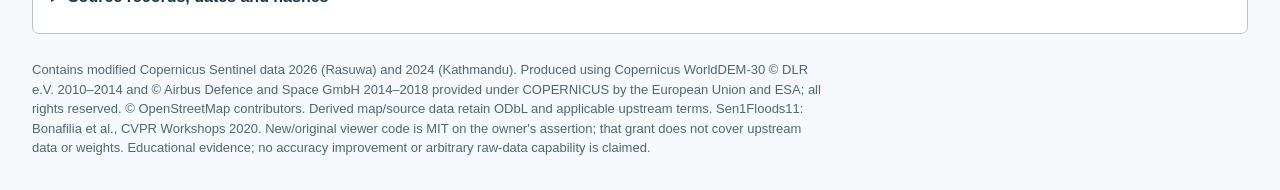
<file: docs/site/geography/index.html>
<!doctype html>
<html lang="en"><head><meta charset="utf-8"><meta name="viewport" content="width=device-width, initial-scale=1">
<title>Akash | Geographic context</title><style>
:root{--cloud:#f7fafc;--paper:#fff;--ink:#15354a;--slate:#526575;--line:#b6c6d1;--connected:#176766;--ambiguous:#875600;--unmapped:#667585;--baseline:#704873;--focus:#174c97}
*{box-sizing:border-box}body{margin:0;background:var(--cloud);color:var(--ink);font:16px/1.5 "Avenir Next","Segoe UI",Arial,sans-serif}main{max-width:1450px;margin:auto;padding:32px}h1{font-size:clamp(28px,4vw,42px);line-height:1.15;margin:8px 0 14px;letter-spacing:-1px}h2{font-size:21px;margin:0 0 12px}h3{font-size:17px;margin:20px 0 8px}p{margin:8px 0}a{color:var(--focus);text-underline-offset:3px}button,select,input{font:inherit;color:var(--ink)}button,select,input{min-height:44px;border:1px solid var(--line);border-radius:5px;padding:9px 12px;background:var(--paper);max-width:100%}select,input{width:100%;min-width:0}button{cursor:pointer;transition:background .15s}button:hover{background:#e9f1f7}button:active{background:#dbe8f0}button:disabled{cursor:default;color:var(--slate);background:#edf1f4}button:focus-visible,input:focus-visible,select:focus-visible,summary:focus-visible,a:focus-visible,[role=button]:focus-visible{outline:3px solid var(--focus);outline-offset:3px}header{display:flex;justify-content:space-between;align-items:start;gap:32px}header p{max-width:68ch}.brand{font-weight:750;color:var(--slate)}.verified{font-size:14px;max-width:24ch;align-self:center}.notice{background:#edf3f7;border-left:4px solid #385c72;padding:14px 18px;max-width:110ch;margin:22px 0}.controls{display:grid;grid-template-columns:minmax(0,1.05fr) minmax(0,1.1fr) minmax(0,1.2fr) minmax(0,1.3fr);gap:14px;margin:22px 0 12px}label{min-width:0;display:flex;flex-direction:column;gap:6px;font-size:14px;font-weight:650}.muted{color:var(--slate)}.small{font-size:14px}.counts{display:flex;flex-wrap:wrap;gap:12px 28px;border-top:1px solid var(--line);border-bottom:1px solid var(--line);padding:14px 0;margin-bottom:22px}.count b{font-size:24px;font-weight:750;margin-right:6px}.count span{font-size:14px}.workspace{display:grid;grid-template-columns:minmax(0,1fr) 300px;gap:24px;align-items:start}.map-panel{min-width:0;background:var(--paper);border:1px solid var(--line);border-radius:7px;padding:18px}.map-header{display:flex;justify-content:space-between;gap:16px;align-items:start}.map-actions{display:flex;flex-wrap:wrap;gap:8px;margin:12px 0}.map-actions button{font-size:14px}.map-wrap{width:100%;overflow:hidden;background:#fbfdff}.map-wrap svg{display:block;width:100%;height:auto;aspect-ratio:25/16;border:1px solid #c6d5df}.map-wrap [role=button]{cursor:pointer}.map-wrap [role=button]:focus{filter:drop-shadow(0 0 4px var(--focus))}.legend{display:flex;flex-wrap:wrap;gap:10px 20px;margin:14px 0;font-size:13px}.legend span{display:inline-flex;gap:7px;align-items:center}.key{width:17px;height:17px;display:inline-block;color:inherit}.road-key{height:0;width:23px;border-top:3px solid}.road-key.dashed{border-top-style:dashed}.index{background:var(--paper);border:1px solid var(--line);border-radius:7px;padding:18px;min-width:0}.settlement-list{max-height:640px;overflow-y:auto;display:grid;gap:7px;margin-top:14px}.settlement-list button{text-align:left;width:100%;padding:12px}.settlement-list button[aria-pressed=true]{border:2px solid var(--focus);background:#edf4f9;padding:11px}.settlement-list .row-name{display:block;font-weight:700}.settlement-list .row-state{display:block;font-size:13px;margin-top:3px}.id{overflow-wrap:anywhere;color:var(--slate);font-size:13px}.selection{margin-top:22px;border-top:1px solid var(--line);padding-top:20px}.selection-grid{display:grid;grid-template-columns:1fr 1fr;gap:20px}.state{font-weight:750;font-size:20px}.tag{display:inline-block;border:1px solid var(--line);padding:3px 8px;border-radius:4px;font-size:13px;margin-bottom:8px}.source-box{background:#f1f5f8;padding:14px;border-radius:5px;margin:14px 0;overflow-wrap:anywhere}.support{display:grid;grid-template-columns:repeat(3,1fr);gap:10px;margin:12px 0}.support b{display:block;font-size:22px}.support span{font-size:13px}.support-bar{display:flex;height:10px;background:#e5ebf0;margin:12px 0}.support-bar i{display:block;height:100%}.details-row{display:flex;gap:12px;flex-wrap:wrap;align-items:end;margin:16px 0}.details-row label{max-width:300px}details{margin:24px 0;background:var(--paper);border:1px solid var(--line);border-radius:7px;padding:18px}summary{cursor:pointer;min-height:30px;font-weight:700}.long-copy{max-width:90ch}.source-links{display:flex;flex-wrap:wrap;gap:12px 22px;margin:16px 0}footer{font-size:13px;color:var(--slate);max-width:110ch;margin:26px 0 0}.error{padding:18px;background:#f7e9e9;border:1px solid #9e4444}.empty{padding:20px 0}.sr-only{position:absolute;width:1px;height:1px;padding:0;margin:-1px;overflow:hidden;clip:rect(0,0,0,0);white-space:nowrap;border:0}@media(max-width:1000px){main{padding:22px}.workspace{grid-template-columns:minmax(0,1fr) 265px}.controls{grid-template-columns:minmax(0,1fr) minmax(0,1fr)}}@media(max-width:760px){main{padding:18px}header{display:block}.verified{max-width:none}.workspace{grid-template-columns:1fr}.index{order:2}.settlement-list{max-height:320px}.selection-grid{grid-template-columns:1fr}.map-header{display:block}.map-wrap svg{aspect-ratio:25/18}.map-actions{gap:8px}.counts{gap:10px 20px}.count b{font-size:21px}.support{gap:8px}.support b{font-size:20px}}@media(max-width:500px){.controls{grid-template-columns:minmax(0,1fr)}}@media(max-width:420px){main{padding:14px}.controls{gap:10px}.controls label{font-size:13px}.controls input,.controls select{padding:9px 7px;font-size:14px}.map-panel,.index{padding:13px}.map-actions button{padding:8px}.support span{font-size:12px}}@media(prefers-reduced-motion:reduce){*{transition:none!important;scroll-behavior:auto!important}}
</style></head><body><main>
<header><div><div class="brand">Akash geographic context</div><h1>Locate the point. Inspect the evidence.</h1><p>Historical settlement points and saved road witnesses for two Nepal cases. Select a point to see its conditional connection and the observations supporting its route.</p></div><p id="verification-status" class="verified muted" role="status">Loading saved source data...</p></header>
<p class="notice"><strong>Conditional graph evidence.</strong> These results do not establish damaged roads, safe passage, an operating hospital or physical entrances. Baseline disconnection is an earlier graph condition, not new flood isolation.</p>
<div class="controls"><label>Case<select id="case"><option value="rasuwa">Rasuwa, August 2026</option><option value="kathmandu">Kathmandu, September 2024</option></select></label><label>Source-point scope<select id="scope"><option value="aoi">Inside water AOI</option><option value="context">Inside extraction context</option><option value="all">All source points</option></select></label><label>Expanded graph status<select id="status"><option value="all">All statuses</option><option value="robust_connected">Conditional connection</option><option value="ambiguous">Undetermined</option><option value="unmapped">No mapped association</option><option value="baseline_disconnected">Baseline disconnected</option></select></label><label>Find settlement or source ID<input id="search" type="search" placeholder="Name or node ID" autocomplete="off"></label></div>
<p id="case-dates" class="small muted"></p><div id="counts" class="counts" aria-label="Counts within the selected source-point scope"></div>
<div class="workspace"><section class="map-panel"><div class="map-header"><div><h2>Historical geographic context</h2><p id="matching" class="small muted" aria-live="polite"></p></div><span class="tag">Coordinates and saved centerlines</span></div>
<div class="map-actions"><button id="fit-scope">Fit matching points</button><button id="fit-case">Fit all source points</button><button id="fit-route" disabled>Fit selected witness</button><button id="zoom-in" aria-label="Zoom map in">Zoom in</button><button id="zoom-out" aria-label="Zoom map out">Zoom out</button></div>
<div class="map-wrap"><svg id="map" viewBox="0 0 1000 640" role="group" aria-label="Longitude-latitude map of supplied historical points and saved road geometry"><title>Saved geographic evidence</title></svg></div>
<div class="legend" id="point-legend"></div><p class="small muted">Solid outline: water AOI. Dashed outline: extraction context. This coordinate map has no terrain or imagery basemap. Point filters use the source point, not the route's location.</p>
<div id="selection" class="selection"><p class="muted">Choose a historical settlement point or a name in the index.</p></div>
</section><aside class="index"><h2>Settlement index</h2><p class="small muted">The same points shown on the map. Names are copied from historical OSM.</p><div id="settlement-list" class="settlement-list"></div></aside></div>
<details><summary>How to read these connections</summary><div class="long-copy"><p>A <strong>conditional graph connection</strong> has a saved witness when all supplied uncertain road groups are closed. <strong>Undetermined</strong> has a route with those groups open, but no route to the same fixed destination when they are all closed. Neither result establishes physical road access.</p><p><strong>No mapped association</strong> means the point or destination lacks an eligible road-node association. <strong>Baseline disconnected</strong> means the historical graph already lacked a route. It is not a new flood-caused disconnection.</p><p>The expanded scenario makes candidate-intersecting, unknown-within-AOI and outside-AOI physical road groups uncertain. All open/closed combinations are permitted; there are no certain observed closures or failure probabilities. Assessed nonwater still does not prove passability.</p><p>Displayed roads are only the selected saved witness. Every drawn segment uses its recorded vertices; no line joins a settlement/facility point to a road node. Witnesses use hop-count search, not optimized travel time. Baseline road distance and projected centerline support use different length definitions. Repeated traversals count repeatedly.</p><p>Road colors summarize whole segments. Mixed support has more than one positive observation category; the exact within-segment spatial partitions are not supplied. Empty graph routes have null support fractions, never 100% assessed coverage.</p></div></details>
<details><summary>Source records, dates and hashes</summary><p id="source-summary" class="small"></p><div class="source-links"><a href="data.json">Exact saved point and witness payload</a><a href="context.json">Historical target points and coordinate origins</a><a href="verification.json">New viewer provenance and coordinate checks</a><a href="receipts/protocol.frozen.json">Original frozen scenario protocol</a><a href="receipts/independent-verification.json">Original graph checker receipt</a><a href="SOURCES-AND-RUN.md">Source boundaries and run guide</a><a href="CODE-LICENSE.txt">Code license</a></div><p class="small muted">The new viewer checks its data hashes. Earlier independent checks concern the supplied graph scenario. This viewer performs no graph solve, model inference or satellite acquisition.</p></details>
<footer>Contains modified Copernicus Sentinel data 2026 (Rasuwa) and 2024 (Kathmandu). Produced using Copernicus WorldDEM-30 © DLR e.V. 2010–2014 and © Airbus Defence and Space GmbH 2014–2018 provided under COPERNICUS by the European Union and ESA; all rights reserved. © OpenStreetMap contributors. Derived map/source data retain ODbL and applicable upstream terms. Sen1Floods11: Bonafilia et al., CVPR Workshops 2020. New/original viewer code is MIT on the owner's assertion; that grant does not cover upstream data or weights. Educational evidence; no accuracy improvement or arbitrary raw-data capability is claimed.</footer>
<p id="error" class="error" hidden role="alert"></p></main><script type="module" src="ui.mjs"></script></body></html>
</file>
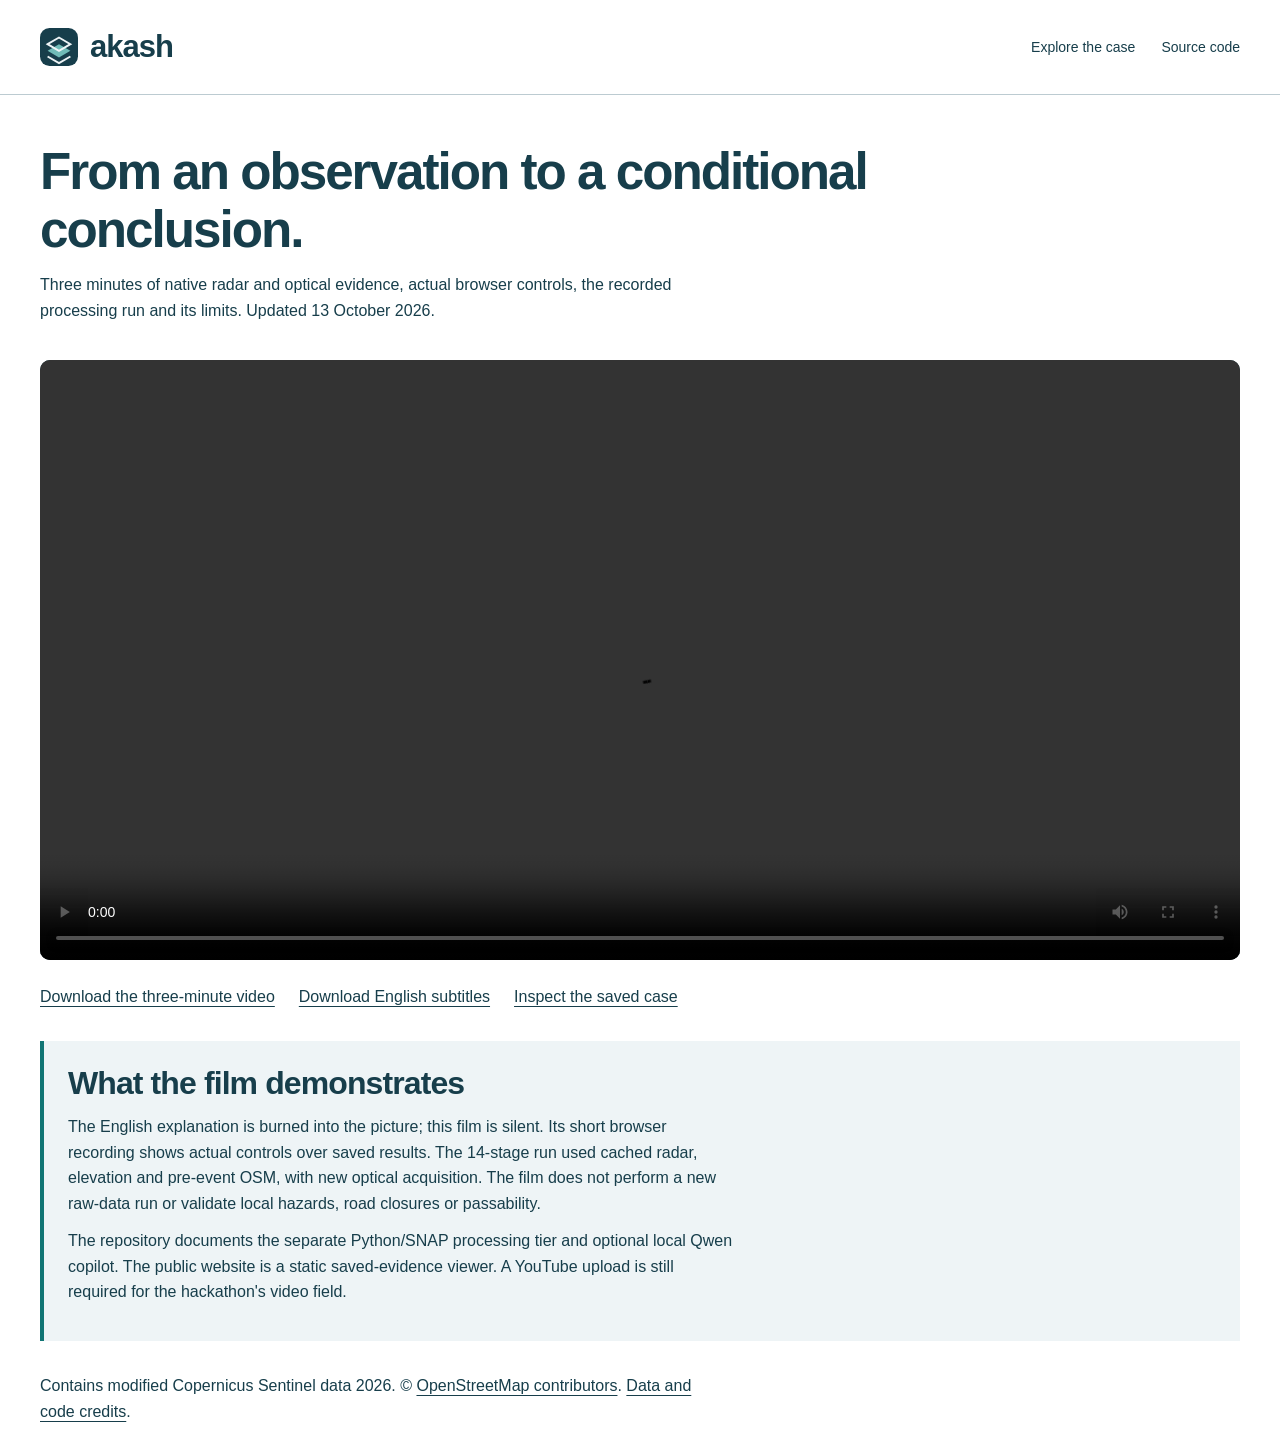
<file: docs/site/demo.html>
<!doctype html>
<html lang="en">
<head>
  <meta charset="utf-8">
  <meta name="viewport" content="width=device-width,initial-scale=1">
  <title>Akash | Three-minute evidence demonstration</title>
  <link rel="icon" href="mark.svg" type="image/svg+xml">
  <link rel="stylesheet" href="styles.css">
  <style>
    .film-intro{padding:48px 0 24px;max-width:950px}.film-intro h1{font-size:clamp(32px,4vw,54px)}
    video{display:block;width:100%;height:auto;background:#173e4b;border-radius:10px}
    .film-links{display:flex;gap:24px;flex-wrap:wrap;margin:24px 0}.film-scope{margin:32px 0;padding:24px;background:#eef4f6;border-left:4px solid #117574}
  </style>
</head>
<body>
  <header class="site-header"><a class="brand" href="./"><img src="mark.svg" width="38" height="38" alt="">akash</a><nav aria-label="Main navigation"><a href="./#workspace">Explore the case</a><a href="https://github.com/Eartherai/akash-flood-evidence">Source code</a></nav></header>
  <main>
    <section class="film-intro"><h1>From an observation to a conditional conclusion.</h1><p>Three minutes of native radar and optical evidence, actual browser controls, the recorded processing run and its limits. Updated 13 October 2026.</p></section>
    <video controls playsinline preload="metadata" aria-label="Akash three-minute English-subtitled evidence demonstration"><source src="media/akash-demo.mp4" type="video/mp4">Your browser cannot play this video. <a href="media/akash-demo.mp4">Download the MP4.</a></video>
    <div class="film-links"><a href="media/akash-demo.mp4" download>Download the three-minute video</a><a href="media/subtitles.srt" download>Download English subtitles</a><a href="./#workspace">Inspect the saved case</a></div>
    <section class="film-scope"><h2>What the film demonstrates</h2><p>The English explanation is burned into the picture; this film is silent. Its short browser recording shows actual controls over saved results. The 14-stage run used cached radar, elevation and pre-event OSM, with new optical acquisition. The film does not perform a new raw-data run or validate local hazards, road closures or passability.</p><p>The repository documents the separate Python/SNAP processing tier and optional local Qwen copilot. The public website is a static saved-evidence viewer. A YouTube upload is still required for the hackathon's video field.</p></section>
    <p>Contains modified Copernicus Sentinel data 2026. © <a href="https://www.openstreetmap.org/copyright">OpenStreetMap contributors</a>. <a href="NOTICES.md">Data and code credits</a>.</p>
  </main>
</body>
</html>
</file>
<file: docs/site/styles.css>
:root{--ice:#eef4f6;--ink:#173e4b;--paper:#fff;--muted:#506571;--line:#bccbd1;--teal:#117574;--amber:#996116;--unknown:#788896;--focus:#175dab;--green:#397963;--radius:10px;color-scheme:light}*{box-sizing:border-box}html{scroll-padding-top:24px}body{margin:0;color:var(--ink);background:var(--paper);font:16px/1.6 "Avenir Next","Segoe UI",Arial,sans-serif}button,input,select{font:inherit}a{color:var(--ink);text-underline-offset:4px;text-decoration-thickness:1px}a:hover{text-decoration-thickness:2px}button,a,summary{touch-action:manipulation}button,select,input{min-height:44px}button{cursor:pointer}button:disabled{cursor:default;color:var(--muted);opacity:.65}button:focus-visible,input:focus-visible,select:focus-visible,a:focus-visible,summary:focus-visible,[role=button]:focus-visible{outline:3px solid var(--focus);outline-offset:4px}h1,h2,h3,p{margin:0}h1,h2,h3{font-family:"Trebuchet MS","Avenir Next","Segoe UI",sans-serif;font-weight:700;line-height:1.15}h1{font-size:clamp(34px,4.4vw,62px);letter-spacing:-2px}h2{font-size:clamp(26px,2.5vw,35px);letter-spacing:-.9px}h3{font-size:20px;letter-spacing:-.35px}p{margin:12px 0;max-width:75ch}button,input,select{color:var(--ink)}[hidden]{display:none!important}.skip{position:absolute;top:12px;left:12px;padding:12px;background:var(--paper);z-index:10;transform:translateY(-200%)}.skip:focus{transform:translateY(0)}.site-header{max-width:1440px;margin:auto;padding:22px 40px;display:flex;gap:36px;align-items:center;border-bottom:1px solid var(--line)}.brand{display:flex;gap:12px;align-items:center;text-decoration:none;font-family:"Trebuchet MS",sans-serif;font-size:31px;letter-spacing:-1px;font-weight:700}.brand img{display:block}nav{display:flex;align-items:center;gap:26px;margin-left:auto}nav a{font-size:14px;text-decoration:none;padding:10px 0}.mode-badge{border:1px solid var(--line);background:var(--ice);padding:7px 12px;border-radius:24px;font-size:12px;white-space:nowrap}main{max-width:1440px;margin:auto;padding:0 40px}.intro{display:grid;grid-template-columns:minmax(0,1.75fr) minmax(280px,1fr);gap:70px;padding:58px 0 44px;align-items:end}.lede{font-size:18px;max-width:51ch;color:var(--muted);margin:20px 0 0}.case-sheet{border-left:2px solid var(--teal);padding:5px 0 5px 24px}.case-sheet h2{font-size:23px;letter-spacing:-.5px}.case-sheet dl{margin:18px 0}.case-sheet dl div{display:flex;gap:16px;justify-content:space-between;margin:8px 0;font-size:13px;line-height:1.5}.case-sheet dt{color:var(--muted)}.case-sheet dd{margin:0;text-align:right}.case-sheet a{font-size:13px}.workspace{border:1px solid var(--line);border-radius:16px;overflow:hidden;background:var(--ice)}.workspace-heading{padding:25px 28px;display:flex;gap:20px;justify-content:space-between;align-items:start}.workspace-heading h2{font-size:25px;letter-spacing:-.6px}.workspace-heading p{font-size:14px;color:var(--muted);margin:6px 0 0}.receipt-status{font-size:12px;max-width:20ch;text-align:right;color:var(--muted);padding-top:5px}.view-controls{display:grid;grid-template-columns:repeat(3,minmax(0,1fr));margin:0;padding:0 28px;border:0;gap:12px}.view-controls button{border:1px solid var(--line);background:var(--paper);border-radius:8px;padding:14px 18px;text-align:left;min-width:0}.view-controls button span{display:block;font-weight:700;font-size:16px}.view-controls button small{display:block;color:var(--muted);font-size:12px;margin-top:3px;line-height:1.5}.view-controls button[aria-pressed=true]{background:var(--ink);border-color:var(--ink);color:var(--paper)}.view-controls button[aria-pressed=true] small{color:#d6e7ed}.view-controls button:hover:not([aria-pressed=true]){background:#e0ecef}.evidence-grid{display:grid;grid-template-columns:minmax(0,1.5fr) minmax(280px,1fr);gap:0;padding:24px 28px 28px}.map-panel{background:var(--paper);border:1px solid var(--line);border-radius:10px 0 0 10px;padding:20px;min-width:0}.panel-heading{display:flex;align-items:start;justify-content:space-between;gap:12px;margin-bottom:18px}.panel-heading h3{font-size:18px}.tag{font-size:11px;border:1px solid var(--line);border-radius:4px;padding:4px 8px;white-space:nowrap;color:var(--muted)}.raster-canvas{height:455px;display:grid;place-items:center;background:#e5eef1;overflow:hidden;border:1px solid #d2dfe5}.raster-canvas img{height:100%;width:100%;object-fit:contain;display:block;image-rendering:auto}.legend{display:flex;gap:10px 16px;flex-wrap:wrap;font-size:12px;line-height:1.5;margin:16px 0 10px}.legend span{display:flex;align-items:center;gap:7px}.key{width:13px;height:13px;border:1px solid #637786;display:inline-block;flex-shrink:0;background:var(--unknown)}.key.route{height:0;width:20px;border:0;border-top:3px solid}.key.assessed{border-color:var(--teal)}.key.unknown{border-color:var(--amber);border-top-style:dashed}.key.outside{border-color:var(--unknown);border-top-style:dashed}.key.mixed{border-color:#704f85}.caption{font-size:12px;color:var(--muted);line-height:1.55;margin:9px 0 0}.evidence-panel{background:#fff;border:1px solid var(--line);border-left:0;border-radius:0 10px 10px 0;padding:24px;min-width:0}.evidence-panel h3{font-size:23px;letter-spacing:-.5px}.evidence-panel .summary{font-size:14px;color:var(--muted);margin:10px 0 18px}.metric-large{display:flex;gap:10px;align-items:baseline;margin:16px 0 5px}.metric-large b{font-size:46px;letter-spacing:-2px;line-height:1.05;font-variant-numeric:tabular-nums}.metric-large span{font-size:14px}.support-track{display:flex;height:12px;width:100%;margin:14px 0 10px;background:#c1cad1;border-radius:3px;overflow:hidden}.support-track i{display:block;background:var(--teal)}.metric-pair{display:flex;justify-content:space-between;gap:20px;font-size:13px;margin-top:8px}.metric-pair span{color:var(--muted)}.metric-pair b{font-weight:650;font-variant-numeric:tabular-nums}.count-list{padding-top:10px;margin:18px 0;border-top:1px solid var(--line)}.count-list div{display:flex;justify-content:space-between;gap:24px;margin:10px 0;font-size:14px}.count-list span{color:var(--muted)}.count-list b{font-variant-numeric:tabular-nums;white-space:nowrap}.source-date{font-size:12px;color:var(--muted);margin:18px 0 0}.source-date b{display:block;color:var(--ink);font-size:13px;margin-bottom:4px}.evidence-warning{border-left:3px solid var(--amber);padding:12px 15px;background:#f7f0e4;margin-top:24px;font-size:13px;line-height:1.6}.evidence-warning p{margin:6px 0 0;color:#634b2c}.evidence-warning strong{font-size:13px;color:#634b2c}.road-controls{display:grid;grid-template-columns:1fr 1fr;gap:12px;margin-bottom:14px}.road-controls label:last-child{grid-column:1/-1}label{font-size:12px;font-weight:600;display:flex;flex-direction:column;gap:6px;min-width:0}select,input{min-width:0;max-width:100%;width:100%;padding:9px 11px;border:1px solid #8296a3;border-radius:5px;background:var(--paper);font-size:14px}input::placeholder{color:#526571}.map-buttons{display:flex;gap:8px;flex-wrap:wrap;margin:10px 0 14px}.map-buttons button{font-size:12px;border:1px solid #8296a3;border-radius:5px;background:#fff;padding:8px 10px}.map-buttons button:hover{background:var(--ice)}#road-map{display:block;width:100%;height:auto;background:#edf4f6;aspect-ratio:800/540;border:1px solid var(--line)}#road-map [role=button]{cursor:pointer}#road-map [role=button]:hover circle{stroke:#111;stroke-width:3}#road-map text{font-family:inherit}.point-title{overflow-wrap:anywhere}.id{font-size:12px;color:var(--muted);overflow-wrap:anywhere}.point-state{display:inline-block;background:#f7f0e4;color:#634b2c;border:1px solid #d4bc91;border-radius:5px;padding:5px 9px;font-size:13px;margin:12px 0}.evidence-panel details{font-size:12px;line-height:1.6;margin-top:20px}.evidence-panel summary{min-height:44px;cursor:pointer}.evidence-panel details p{overflow-wrap:anywhere}.question-section{display:grid;grid-template-columns:minmax(0,1fr) minmax(0,1.2fr);gap:70px;align-items:start;margin:54px 0 64px}.question-section h2{font-size:28px}.question-section p{color:var(--muted);font-size:14px;margin:14px 0}.question-label{margin-top:24px;max-width:510px}.answer-panel{background:var(--ice);border-radius:10px;padding:26px 30px;border:1px solid var(--line);min-height:215px}.answer-panel h3{font-size:19px}.answer-panel p{font-size:16px;color:var(--ink);margin:14px 0}.answer-panel a{font-size:12px;overflow-wrap:anywhere}.method{padding:50px 0;border-top:1px solid var(--line)}.method-heading{display:grid;grid-template-columns:1fr 1fr;gap:70px;align-items:start}.method-heading p{font-size:16px;color:var(--muted);margin:0}.method-grid{display:grid;grid-template-columns:repeat(3,minmax(0,1fr));gap:40px;margin-top:38px}.method-grid article{padding-top:18px;border-top:2px solid var(--ink)}.method-marker{display:flex;align-items:center;justify-content:center;width:30px;height:30px;border-radius:50%;background:var(--ice);font-size:14px;font-weight:650;margin-bottom:20px}.method-grid h3{font-size:21px}.method-grid p{font-size:14px;color:var(--muted);margin:14px 0;line-height:1.7}.method-grid a{font-size:13px;display:inline-block;padding:7px 0}.boundary-section{display:grid;grid-template-columns:1fr 1fr;gap:70px;background:var(--ink);color:#fff;border-radius:12px;padding:40px;margin:10px 0 44px}.boundary-section h2{font-size:32px}.boundary-section p{font-size:14px;color:#d9e8ed;margin:20px 0}.boundary-note h3{font-size:20px;margin-top:4px}.boundary-note ul{padding-left:19px;font-size:14px;color:#d9e8ed;line-height:1.7}.boundary-note li{margin:12px 0}.source-actions{display:flex;gap:24px;align-items:center;flex-wrap:wrap;margin-top:26px}.source-actions a{font-size:13px;color:#fff}.source-actions .primary-link{background:#e8f1f4;color:var(--ink);padding:12px 18px;border-radius:6px;text-decoration:none;font-weight:650}.source-details{padding:20px 0 40px;border-top:1px solid var(--line)}.source-details summary{font-size:15px;min-height:44px;cursor:pointer;font-weight:650}.source-details p{font-size:13px;color:var(--muted)}.source-links{display:flex;flex-wrap:wrap;gap:12px 24px;margin:20px 0;font-size:13px}.binding{overflow-wrap:anywhere;max-width:none}footer{max-width:1440px;margin:auto;padding:28px 40px;display:flex;gap:30px;align-items:start;border-top:1px solid var(--line);font-size:12px;color:var(--muted)}.footer-brand{font-family:"Trebuchet MS",sans-serif;font-size:24px;font-weight:700;text-decoration:none}footer p{max-width:85ch;margin:0}footer>a:last-child{white-space:nowrap;margin-left:auto;padding-top:7px}.error{margin:0 28px 28px;background:#fbeeee;color:#792626;border:1px solid #a45050;padding:16px}.sr-only{position:absolute;width:1px;height:1px;overflow:hidden;clip:rect(0,0,0,0);white-space:nowrap}a,button,select,input,summary{scroll-margin:30px}
@media(max-width:1150px){.mode-badge{display:none}.intro{gap:35px}.evidence-grid{grid-template-columns:minmax(0,1.15fr) minmax(300px,1fr)}.evidence-panel{padding:20px}.view-controls button{padding:12px 14px}.question-section,.method-heading,.boundary-section{gap:35px}.tag{white-space:normal}.raster-canvas{height:430px}}
@media(max-width:850px){.site-header{padding:18px 24px;gap:20px}main{padding:0 24px}.intro{padding:38px 0;grid-template-columns:minmax(0,1.4fr) minmax(240px,1fr);gap:24px}h1{font-size:40px;letter-spacing:-1.4px}.lede{font-size:16px}.case-sheet{padding-left:16px}.case-sheet dl div{display:block}.case-sheet dd{text-align:left}.evidence-grid{grid-template-columns:1fr}.map-panel{border-radius:10px 10px 0 0}.evidence-panel{border-left:1px solid var(--line);border-top:0;border-radius:0 0 10px 10px}.raster-canvas{height:410px}.evidence-panel .support-track{max-width:540px}.method-grid{gap:22px}.boundary-section{padding:30px}.question-section{gap:24px;margin:40px 0}.answer-panel{padding:24px}.metric-large b{font-size:40px}.workspace-heading{padding:20px}.view-controls{padding:0 20px}.evidence-grid{padding:20px}footer{padding:24px;gap:20px}.boundary-section h2{font-size:28px}}
@media(max-width:600px){.site-header{padding:16px 18px;flex-wrap:wrap;gap:12px 20px}.brand{font-size:28px}.brand img{width:32px;height:32px}nav{margin-left:0;gap:18px;width:100%}nav a{font-size:12px;padding:10px 0;min-height:44px}main{padding:0 16px}.intro{grid-template-columns:1fr;gap:28px;padding:34px 0}.case-sheet{display:block;border-left:2px solid var(--teal);padding:0 0 0 16px}.case-sheet dl{display:grid;grid-template-columns:1fr 1fr;gap:4px 18px;margin:12px 0}.case-sheet dl div{font-size:12px;margin:3px 0}h1{font-size:38px}.intro .lede{font-size:16px;max-width:40ch}.workspace-heading{display:block;padding:20px 16px}.workspace-heading h2{font-size:23px}.receipt-status{display:block;max-width:none;text-align:left;padding-top:12px}.view-controls{padding:0 16px;gap:8px}.view-controls button{padding:10px 9px;border-radius:6px}.view-controls button span{font-size:14px}.view-controls button small{font-size:10px;line-height:1.4}.evidence-grid{padding:16px}.map-panel{padding:14px}.panel-heading{display:block;margin-bottom:14px}.panel-heading h3{font-size:17px}.tag{display:inline-block;margin-top:8px}.raster-canvas{height:365px}.legend{gap:8px 12px;font-size:11px}.evidence-panel{padding:20px 16px}.metric-large b{font-size:39px}.question-section{grid-template-columns:1fr;gap:24px;margin:34px 0 40px}.question-section h2{font-size:25px}.question-label{margin-top:18px}.answer-panel{padding:22px 20px;min-height:0}.method{padding:35px 0}.method-heading{grid-template-columns:1fr;gap:18px}.method-heading h2{font-size:29px}.method-grid{grid-template-columns:1fr;gap:26px;margin-top:24px}.method-grid article{display:grid;grid-template-columns:34px minmax(0,1fr);gap:0 16px}.method-marker{grid-row:1/4;margin:0}.method-grid h3{font-size:20px}.method-grid p{margin:10px 0}.method-grid a{grid-column:2}.boundary-section{grid-template-columns:1fr;gap:20px;padding:28px 22px;margin:0 0 30px}.boundary-section h2{font-size:27px}.boundary-section p{margin:16px 0}.source-actions{gap:16px;align-items:start;flex-direction:column}.source-details{padding-bottom:26px}.road-controls{grid-template-columns:1fr;gap:10px}.road-controls label:last-child{grid-column:auto}.map-buttons{gap:6px}.map-buttons button{font-size:11px;padding:7px 9px}#road-map{aspect-ratio:1/1}.source-links{gap:12px 18px}footer{padding:22px 18px;display:block}footer p{margin:12px 0}footer>a:last-child{display:inline-block;margin:0}.caption{font-size:11px}.error{margin:0 16px 16px}.count-list div{font-size:13px}}
@media(prefers-reduced-motion:reduce){html{scroll-behavior:auto}*{animation:none!important;transition:none!important}}

.benchmark-metrics{display:flex;gap:40px;flex-wrap:wrap;margin:24px 0}.benchmark-metrics div{min-width:130px}.benchmark-metrics dt{color:var(--muted);font-size:13px}.benchmark-metrics dd{margin:4px 0 0;font-size:30px;line-height:1.2;font-weight:700;font-variant-numeric:tabular-nums;letter-spacing:-1px}.model-evidence{padding:22px 0 28px}.execution-links a{color:#fff;font-size:12px;line-height:1.9}

#workspace:focus-visible,#method:focus-visible,#execution:focus-visible,#sources:focus-visible{outline:3px solid var(--focus);outline-offset:5px}
</file>
